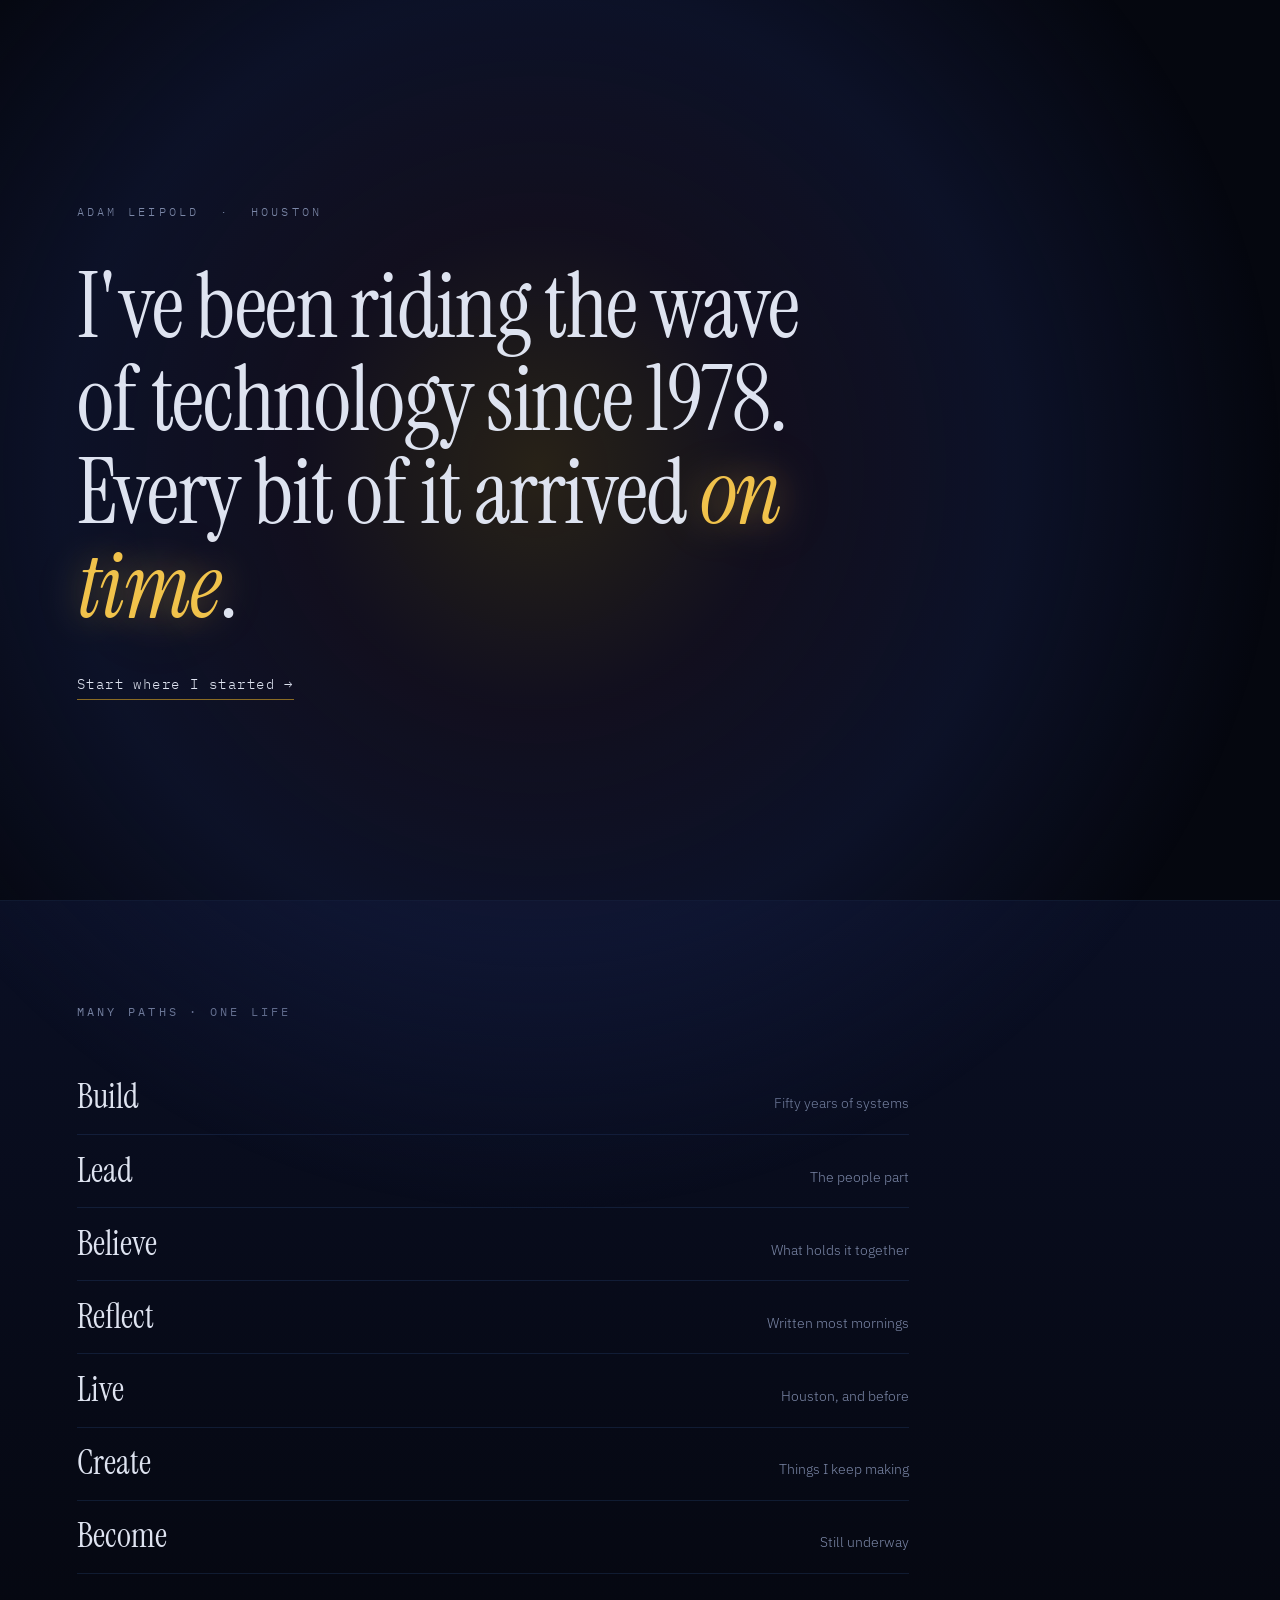
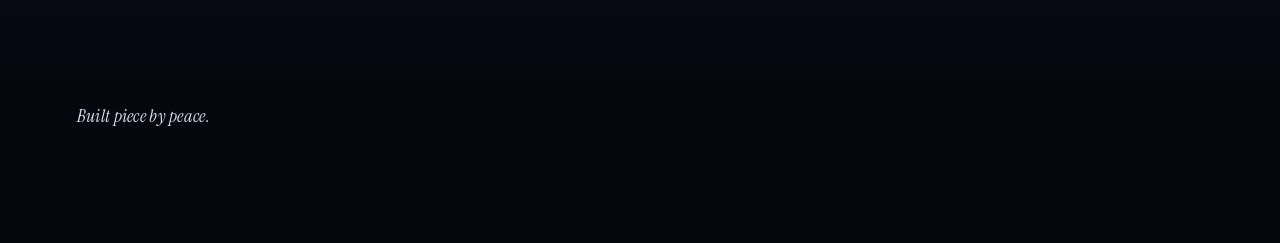
<file: docs/reference/index-comp.html>
<!DOCTYPE html>
<html lang="en">
<head>
<meta charset="utf-8">
<meta name="viewport" content="width=device-width, initial-scale=1">
<title>Adam Leipold</title>
<link rel="preconnect" href="https://fonts.googleapis.com">
<link rel="preconnect" href="https://fonts.gstatic.com" crossorigin>
<link href="https://fonts.googleapis.com/css2?family=Instrument+Serif:ital@0;1&family=IBM+Plex+Mono:wght@400;500&family=IBM+Plex+Sans:wght@300;400;500&display=swap" rel="stylesheet">
<style>
:root{
  --void:#05070F;
  --night:#0A0F24;
  --indigo:#131B3D;
  --valley:#2E4E82;
  --robe:#6B4A87;
  --gold:#F0C24B;
  --gold-dim:#8A6B24;
  --bone:#DEE3F0;
  --bone-dim:#7C88A8;
  --edge:rgba(46,78,130,.28);
}

*{box-sizing:border-box;margin:0;padding:0}

html{-webkit-text-size-adjust:100%}

body{
  background:var(--void);
  color:var(--bone);
  font-family:"IBM Plex Sans",system-ui,sans-serif;
  font-weight:300;
  line-height:1.6;
  overflow-x:hidden;
}

/* ---- the single light source ---- */
.field{
  position:relative;
  min-height:100svh;
  display:flex;
  flex-direction:column;
  justify-content:center;
  padding:clamp(1.75rem,6vw,6rem);
  isolation:isolate;
}
.field::before{
  content:"";
  position:absolute;
  z-index:-1;
  left:var(--lx,42%);
  top:var(--ly,52%);
  width:min(150vw,1500px);
  aspect-ratio:1;
  transform:translate(-50%,-50%);
  background:radial-gradient(circle,
    rgba(240,194,75,.15) 0%,
    rgba(107,74,135,.13) 22%,
    rgba(19,27,61,.55) 45%,
    rgba(5,7,15,0) 70%);
  opacity:0;
  animation:kindle 2600ms cubic-bezier(.16,.7,.3,1) 200ms forwards;
}

@keyframes kindle{to{opacity:1}}
@keyframes rise{to{opacity:1;transform:none}}

.eyebrow{
  font-family:"IBM Plex Mono",monospace;
  font-size:.72rem;
  letter-spacing:.28em;
  text-transform:uppercase;
  color:var(--bone-dim);
  opacity:0;
  transform:translateY(10px);
  animation:rise 1100ms ease-out 700ms forwards;
}

.statement{
  font-family:"Instrument Serif",Georgia,serif;
  font-weight:400;
  font-size:clamp(2.5rem,7.4vw,5.6rem);
  line-height:1.04;
  letter-spacing:-.015em;
  max-width:19ch;
  margin:clamp(1.5rem,3vw,2.5rem) 0;
  opacity:0;
  transform:translateY(16px);
  animation:rise 1500ms cubic-bezier(.16,.7,.3,1) 1000ms forwards;
}

/* the one gold element on the page */
.lit{
  color:var(--gold);
  font-style:italic;
  text-shadow:0 0 38px rgba(240,194,75,.45),0 0 90px rgba(240,194,75,.18);
}

.invitation{
  opacity:0;
  transform:translateY(12px);
  animation:rise 1200ms ease-out 1900ms forwards;
}
.invitation a{
  font-family:"IBM Plex Mono",monospace;
  font-size:.9rem;
  letter-spacing:.1em;
  color:var(--bone);
  text-decoration:none;
  border-bottom:1px solid var(--gold-dim);
  padding-bottom:.35rem;
  transition:border-color .35s ease,color .35s ease;
}
.invitation a:hover,
.invitation a:focus-visible{color:#fff;border-color:var(--gold)}
.invitation .arrow{display:inline-block;transition:transform .35s ease}
.invitation a:hover .arrow{transform:translateX(5px)}

/* ---- quiet depth below ---- */
.paths{
  border-top:1px solid var(--edge);
  padding:clamp(3rem,8vw,7rem) clamp(1.75rem,6vw,6rem) clamp(4rem,10vw,9rem);
  background:linear-gradient(var(--night),var(--void));
}
.paths h2{
  font-family:"IBM Plex Mono",monospace;
  font-size:.72rem;
  font-weight:400;
  letter-spacing:.28em;
  text-transform:uppercase;
  color:var(--bone-dim);
  margin-bottom:2.5rem;
}
.paths ul{list-style:none;max-width:52rem}
.paths li{border-bottom:1px solid var(--edge)}
.paths a{
  display:flex;
  align-items:baseline;
  gap:1.25rem;
  padding:1.1rem 0;
  color:var(--bone);
  text-decoration:none;
  transition:color .3s ease,padding-left .3s ease;
}
.paths a:hover,
.paths a:focus-visible{color:#fff;padding-left:.6rem}
.paths .word{
  font-family:"Instrument Serif",Georgia,serif;
  font-size:clamp(1.5rem,3.6vw,2.1rem);
  line-height:1.1;
}
.paths .gloss{
  font-size:.86rem;
  color:var(--bone-dim);
  margin-left:auto;
  text-align:right;
}

.closer{
  padding:0 clamp(1.75rem,6vw,6rem) clamp(4rem,9vw,7rem);
  color:var(--bone-dim);
  font-size:.9rem;
  letter-spacing:.02em;
}
.closer em{font-family:"Instrument Serif",Georgia,serif;font-size:1.15rem;color:var(--bone);font-style:italic}

:focus-visible{outline:2px solid var(--gold);outline-offset:4px;border-radius:2px}

@media (prefers-reduced-motion:reduce){
  *,*::before{animation:none!important;transition:none!important;opacity:1!important;transform:none!important}
}
</style>
</head>
<body>

<main class="field">
  <p class="eyebrow">Adam Leipold &nbsp;·&nbsp; Houston</p>

  <h1 class="statement">
    I've been riding the wave of technology since 1978.
    Every bit of it arrived <span class="lit">on time</span>.
  </h1>

  <p class="invitation">
    <a href="#paths">Start where I started <span class="arrow">&rarr;</span></a>
  </p>
</main>

<section class="paths" id="paths">
  <h2>Many paths · One life</h2>
  <ul>
    <li><a href="#"><span class="word">Build</span><span class="gloss">Fifty years of systems</span></a></li>
    <li><a href="#"><span class="word">Lead</span><span class="gloss">The people part</span></a></li>
    <li><a href="#"><span class="word">Believe</span><span class="gloss">What holds it together</span></a></li>
    <li><a href="#"><span class="word">Reflect</span><span class="gloss">Written most mornings</span></a></li>
    <li><a href="#"><span class="word">Live</span><span class="gloss">Houston, and before</span></a></li>
    <li><a href="#"><span class="word">Create</span><span class="gloss">Things I keep making</span></a></li>
    <li><a href="#"><span class="word">Become</span><span class="gloss">Still underway</span></a></li>
  </ul>
</section>

<footer class="closer">
  <p><em>Built piece by peace.</em></p>
</footer>

</body>
</html>
</file>
